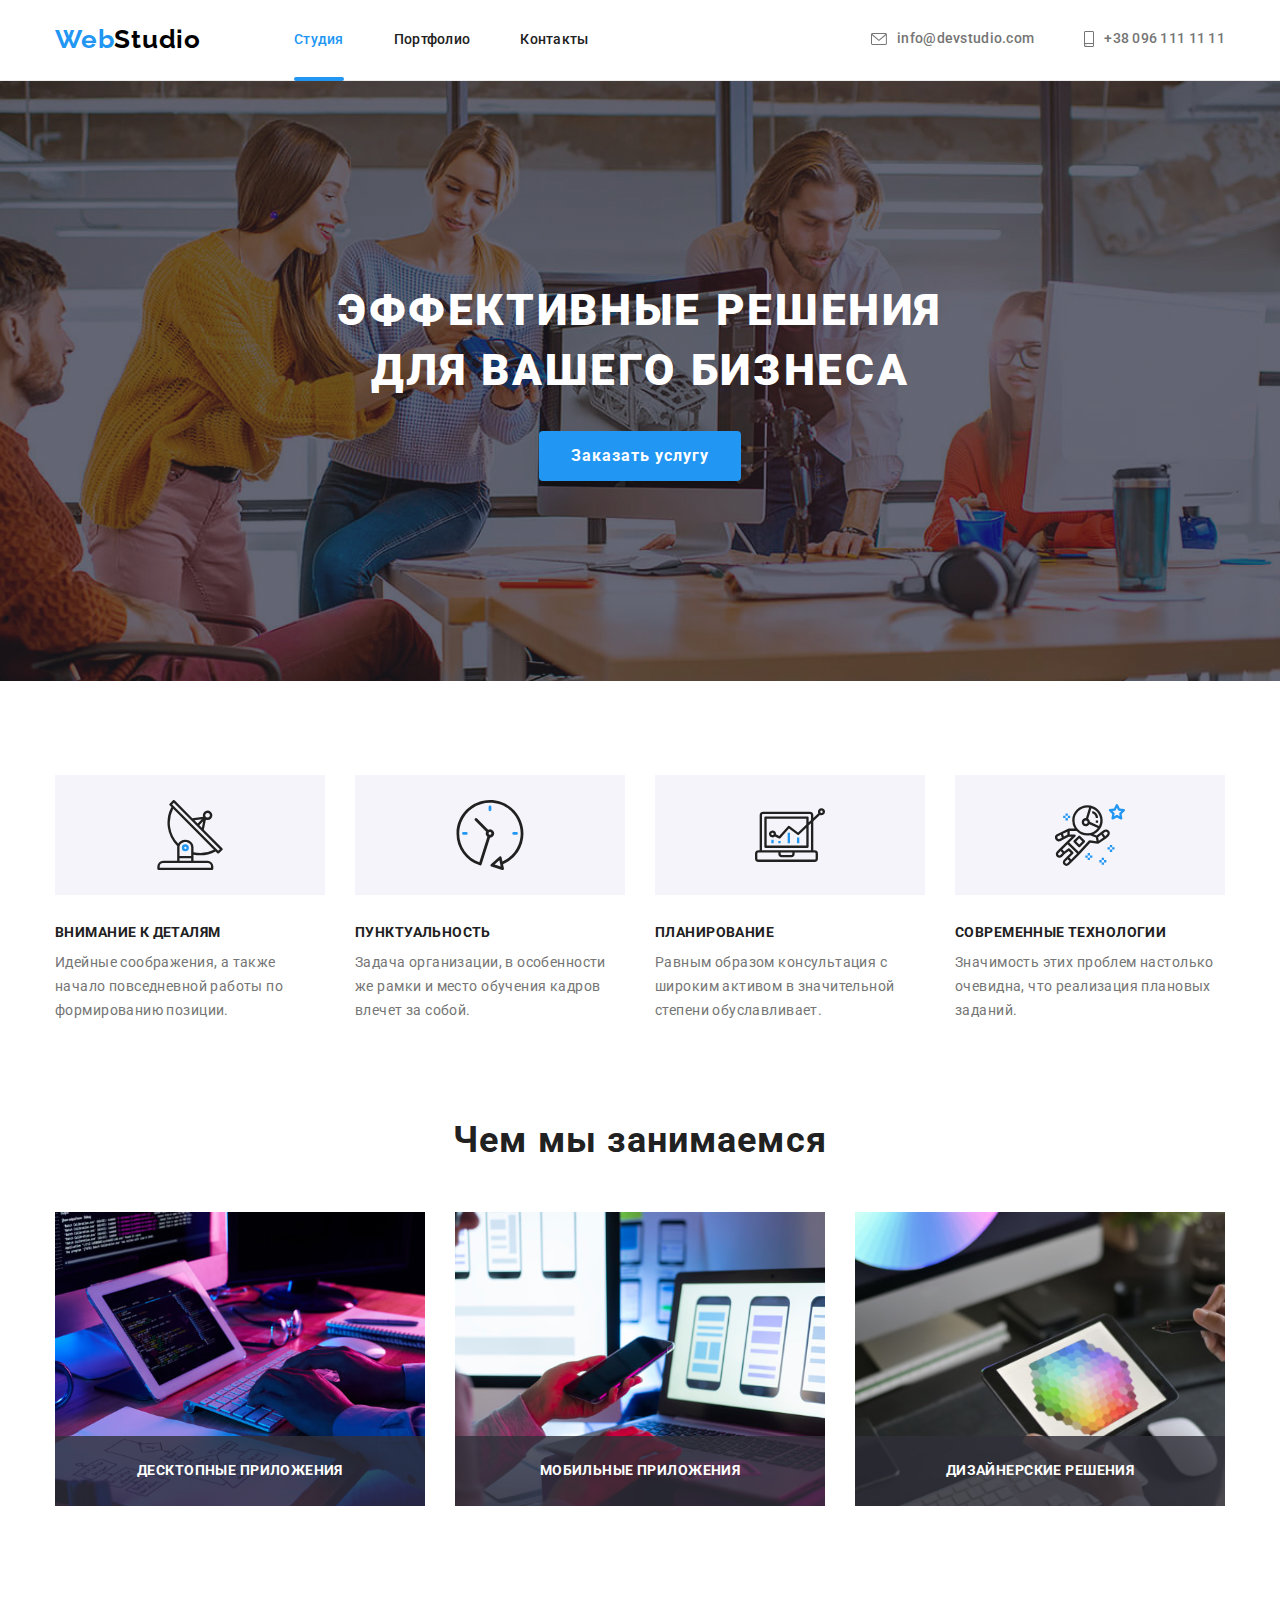
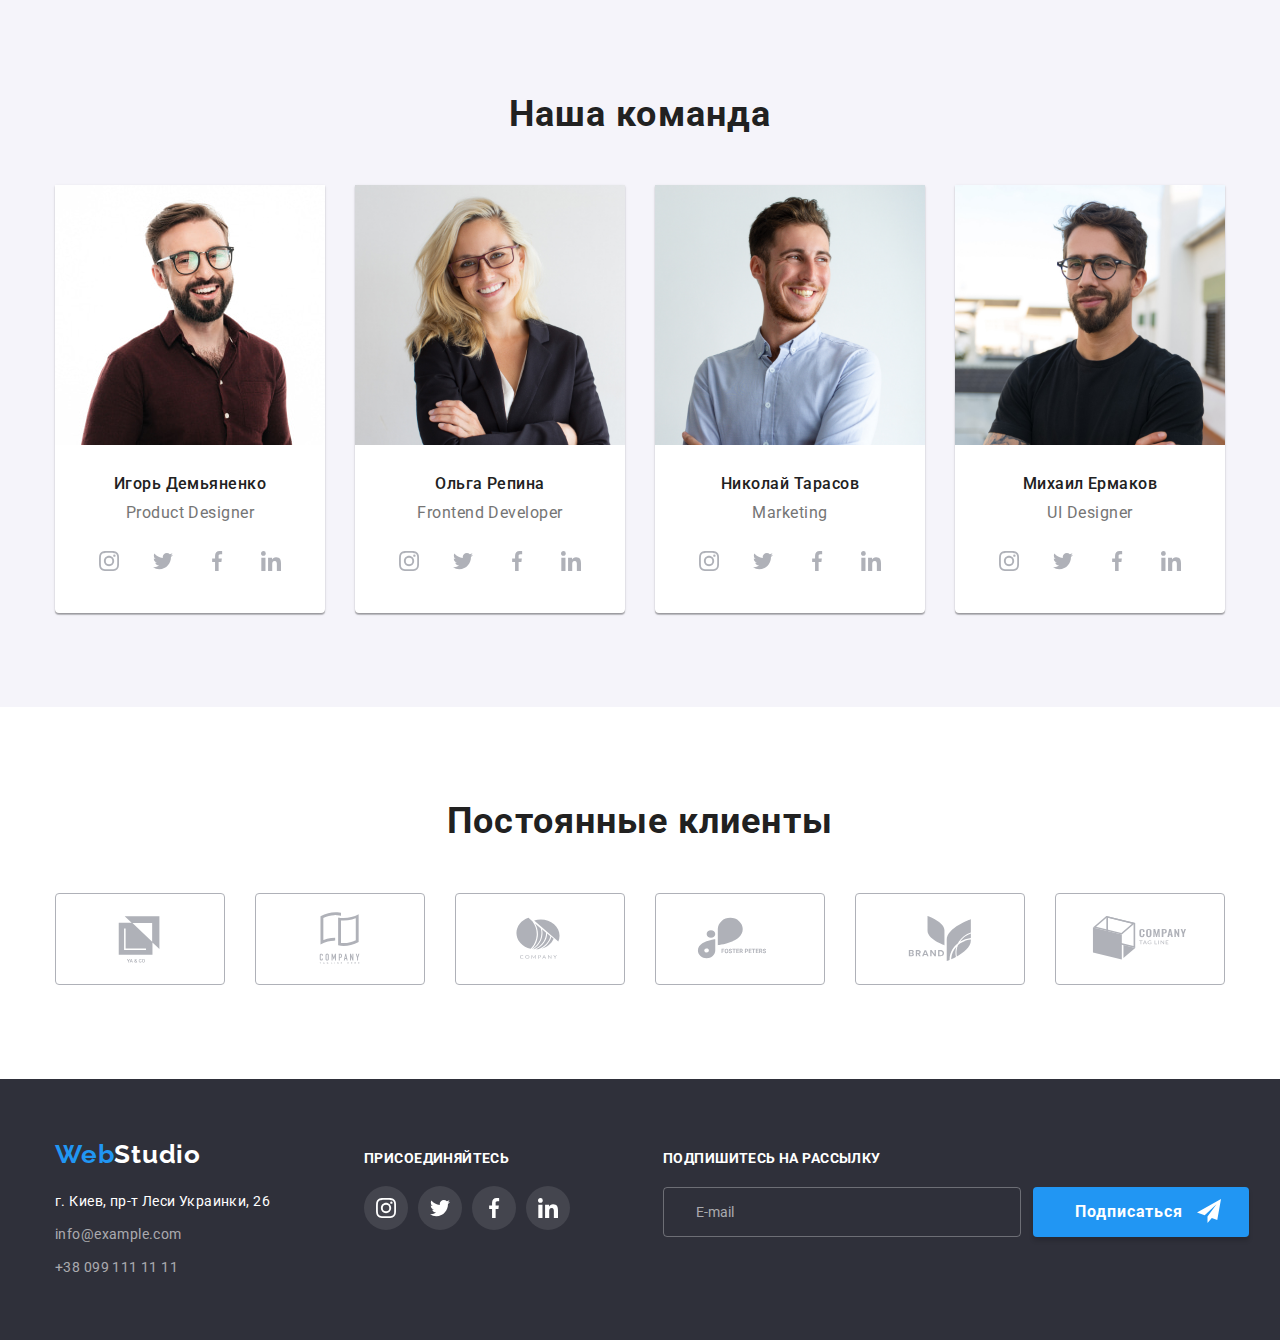
<file: index.html>
<!DOCTYPE html>
<html lang="ru">
  <head>
    <meta charset="UTF-8">
    <meta http-equiv="X-UA-Compatible" content="IE=edge">
    <meta name="viewport" content="width=device-width, initial-scale=1.0">
    <title>WebStudio</title>

   <!--основні стилі-->
   <link rel="preconnect" href="https://fonts.googleapis.com">
   <link rel="preconnect" href="https://fonts.gstatic.com" crossorigin>
   <link href="https://fonts.googleapis.com/css2?family=Raleway:wght@700&family=Roboto:wght@400;500;700;900&display=swap"
    rel="stylesheet">

    <!--нормалізація стилів-->
   <link rel="stylesheet" href="https://cdn.jsdelivr.net/npm/modern-normalize@1.1.0/modern-normalize.min.css">
  
    <!--кастомні стилі-->
    <link href="./css/styles.css" rel="stylesheet">
</head>
<body>
    <!--ШАПКА САЙТУ HEADER-->
    <header class="header">
      <div class="container header-container">
          <a href="/" class="logo">
             Web<span class="logo-primary">Studio</span>
         </a>
          <nav class="nav">
             <ul class="nav-list list">
                  <li class="nav-item"><a class="nav-item-studio current link" href="./index.html">Студия</a></li>
                  <li class="nav-item"><a class="nav-item-portfolio link" href="./portfolio.html">Портфолио</a></li>
                  <li class="nav-item"><a class="nav-item-contact link" href="#contact">Контакты</a></li>
             </ul>
          </nav>
          <ul class="header-list list">
             <li class="header-item">
                  <a class="header-item-contact link" href="mailto:info@devstudio.com">
                      <svg class="icon-mailo" width="16" height="12">
                     <use href="./images/icon-mailo.svg#icon-envelope"></use>
                 </svg>
                    info@devstudio.com</a>
             </li>
             <li class="header-item header-link">
                  <a class="header-item-contact link" href="tel:+380961111111">
                         <svg class="icon-phone" width="10" height="16">
                     <use href="./images/icon-mailo.svg#icon-smartphone"></use>
                 </svg>
                    +38 096 111 11 11</a>
            </li>
          </ul>
     </div>
    </header>
    <main>
        <!--Cекція Hero-->
      <section class="hero">
            <div class="container container-hero">
              <h1 class="hero-title">
                  Эффективные решения для вашего бизнеса
              </h1>
              <!--модальне вікно-->
             <button class="hero-button" type="button" data-modal-open>Заказать услугу</button>
          </div>
           <div class="backdrop is-hidden" data-modal>
          <div class="modal">
              <button class="modal-close-btn" type="button" data-modal-close>
                <svg width="20" height="20">
                    <use href="./images/close-icon.svg#icon-close"></use>
                </svg>
              </button>

               <p class="modal-title">
                Оставьте свои данные, мы вам перезвоним
              </p>
              <form class="modal-form">
                <div>
                  <label for="user-name"><span class="label-form"> Имя</span></label>
                  <div class="input-wrap">
                    <input type="text" class="form-input" 
                      name="user-name" id="user-name" placeholder=""/>
                    <svg class="icon-input icon-person-black" width="18px" height="18px">
                      <use href="./images/icons.svg#icon-person-black"></use>
                    </svg>
                  </div>
                  <label for="user-tel"><span class="label-form"> Телефон</span></label>
                  <div class="input-wrap">
                    <input type="text" class="form-input"
                      name="user-tel" id="user-tel" minlength="10" placeholder=""/>
                    <svg class="icon-input icon-phone-black" width="18px" height="18px">
                      <use href="./images/icons.svg#icon-phone-black" ></use>
                    </svg>
                  </div>
                  <label for="user-mail"><span class="label-form"> Почта</span></label>
                  <div class="input-wrap">
                    <input type="text" class="form-input"
                      name="user-mail" id="user-mail" placeholder=""/>
                    <svg class="icon-input icon-email-black" width="18px" height="18px">
                      <use href="./images/icons.svg#icon-email-black"></use>
                    </svg>
                  </div>
                  <label for="coments"><span class="label-form"> Комментарий</span></label>
                  <textarea
                    name="coments" id="coments" class="form-input coment" placeholder="Введіть текст"></textarea>
                  <input type="checkbox" class="check-input visually-hidden" 
                    name="acept" value="true" id="acept" placeholder=""/>
                  <label for="acept" class="acept-text">Соглашаюсь с рассылкой и принимаю <a class="acept-contract" href="#">Условия договора</a></label>
                  <button type="submit" class="form-button">
                    Отправить
                  </button>
                </div>
              </form>

          </div>
      </div>
      </section>
     
       <!--Особливості-->
      <section class="about section-about ">
          <div class="container">
              <h1 class="visually-hidden">нашы качества</h1>
             <ul class="about-list list">
                <li class="about-item">
                    <div class="about-icon">
                       
                         <svg class="about-icon-social" width="70" height="70">
                             <use href="./images/text-icon.svg#icon-antenna"></use>
                         </svg>
                       
                    </div>
                    <h3 class="subtitle">Внимание к деталям</h3>
                    <p class="about-text">Идейные соображения, а также начало повседневной работы по формированию позиции.</p>
                </li>
                <li class="about-item">
                     <div class="about-icon">
                       
                         <svg class="about-icon-social" width="70" height="70">
                             <use href="./images/text-icon.svg#icon-clock"></use>
                         </svg>
                        
                    </div>
                    <h3 class="subtitle">Пунктуальность</h3>
                    <p class="about-text">Задача организации, в особенности же рамки и место обучения кадров влечет за собой.</p>
                </li>
                <li class="about-item">
                     <div class="about-icon">
                        
                         <svg class="about-icon-social" width="70" height="70">
                             <use href="./images/text-icon.svg#icon-diagram"></use>
                         </svg>
                        
                    </div>
                    <h3 class="subtitle">Планирование</h3>
                    <p class="about-text">Равным образом консультация с широким активом в значительной степени обуславливает.</p>
                </li>
                <li class="about-item">
                     <div class="about-icon">
                        
                         <svg class="about-icon-social" width="70" height="70">
                             <use href="./images/text-icon.svg#icon-astronaut"></use>
                         </svg>
                       
                    </div>
                    <h3 class="subtitle">Современные технологии</h3>
                    <p class="about-text">Значимость этих проблем настолько очевидна, что реализация плановых заданий.</p>
                </li>
             </ul>
         </div>
      </section>
      <!--Чим ми займаємся-->
      <section class="foto section">
      <div class="container">
          <h2 class="title">Чем мы занимаемся</h2>
          <ul class="foto-list list">
              <li class="foto-item">
                  <img src="./images/portfolio.img/img1.jpg" alt="фото-1" width="370">
                    <div class="foto-position">
                         <h3 class="foto-title">
                             Десктопные приложения
                         </h3>
                   </div>
              </li>
              <li class="foto-item">
                  <img src="./images/portfolio.img/img2.jpg" alt="фото-2" width="370">
                  <div class="foto-position">
                         <h3 class="foto-title">
                             Мобильные приложения
                         </h3>
                   </div>
             </li>
              <li class="foto-item">
                  <img src="./images/portfolio.img/img3.jpg" alt="фото-3" width="370">
                  <div class="foto-position">
                         <h3 class="foto-title">
                             Дизайнерские решения
                         </h3>
                   </div>
            </li>
          </ul>
      </div>
      </section>
      <!--Наша команда-->
      <section class="team section">
     <div class="container">
          <h2 class="title">Наша команда</h2>
          <ul class="team-list list">
              <li class="team-item">
                    <img src="./images/ourteam/img1.jpg" alt="ИгорьДемьяненко" width="270">
                    <div class="team-card">
                        <h3 class="team-name">Игорь Демьяненко</h3>
                        <p class="team-text">Product Designer</p>

                        <!--іконки соцмереж-->
                         <ul class="team-icon-list">

                             <li class="team-icon-item">
                                    <a class="team-icon-link" href="">
                                        <svg class="team-icon-social" width="20" height="20">
                                            <use href="./images/socialicon.svg#icon-instagram"></use>
                                        </svg>
                                    </a>
                             </li>

                              <li class="team-icon-item">
                                    <a class="team-icon-link" href="">
                                        <svg class="team-icon-social" width="20" height="20">
                                            <use href="./images/socialicon.svg#icon-twitter"></use>
                                        </svg>
                                    </a>
                             </li>

                              <li class="team-icon-item">
                                    <a class="team-icon-link" href="">
                                        <svg class="team-icon-social" width="20" height="20">
                                            <use href="./images/socialicon.svg#icon-facebook"></use>
                                        </svg>
                                    </a>
                             </li>

                              <li class="team-icon-item">
                                    <a class="team-icon-link" href="">
                                        <svg class="team-icon-social" width="20" height="20">
                                            <use href="./images/socialicon.svg#icon-linkedin"></use>
                                        </svg>
                                    </a>
                             </li>
                        </ul>

                         </div>
             </li>
              <li class="team-item">
                   <img src="./images/ourteam/img2.jpg" alt="ОльгаРепина" width="270">
                  <div class="team-card">
                      <h3 class="team-name">Ольга Репина</h3>
                    <p class="team-text">Frontend Developer</p>

 <!--іконки соцмереж-->
                         <ul class="team-icon-list">

                             <li class="team-icon-item">
                                    <a class="team-icon-link" href="">
                                        <svg class="team-icon-social" width="20" height="20">
                                            <use href="./images/socialicon.svg#icon-instagram"></use>
                                        </svg>
                                    </a>
                             </li>

                              <li class="team-icon-item">
                                    <a class="team-icon-link" href="">
                                        <svg class="team-icon-social" width="20" height="20">
                                            <use href="./images/socialicon.svg#icon-twitter"></use>
                                        </svg>
                                    </a>
                             </li>

                              <li class="team-icon-item">
                                    <a class="team-icon-link" href="">
                                        <svg class="team-icon-social" width="20" height="20">
                                            <use href="./images/socialicon.svg#icon-facebook"></use>
                                        </svg>
                                    </a>
                             </li>

                              <li class="team-icon-item">
                                    <a class="team-icon-link" href="">
                                        <svg class="team-icon-social" width="20" height="20">
                                            <use href="./images/socialicon.svg#icon-linkedin"></use>
                                        </svg>
                                    </a>
                             </li>
                        </ul>
                  </div>
             </li>
              <li class="team-item"> 
                  <img src="./images/ourteam/img3.jpg" alt="НиколайТарасов" width="270" >
                  <div class="team-card">
                      <h3 class="team-name">Николай Тарасов</h3>
                     <p class="team-text">Marketing</p>

                        <!--іконки соцмереж-->
                         <ul class="team-icon-list">

                             <li class="team-icon-item">
                                    <a class="team-icon-link" href="">
                                        <svg class="team-icon-social" width="20" height="20">
                                            <use href="./images/socialicon.svg#icon-instagram"></use>
                                        </svg>
                                    </a>
                             </li>

                              <li class="team-icon-item">
                                    <a class="team-icon-link" href="">
                                        <svg class="team-icon-social" width="20" height="20">
                                            <use href="./images/socialicon.svg#icon-twitter"></use>
                                        </svg>
                                    </a>
                             </li>

                              <li class="team-icon-item">
                                    <a class="team-icon-link" href="">
                                        <svg class="team-icon-social" width="20" height="20">
                                            <use href="./images/socialicon.svg#icon-facebook"></use>
                                        </svg>
                                    </a>
                             </li>

                              <li class="team-icon-item">
                                    <a class="team-icon-link" href="">
                                        <svg class="team-icon-social" width="20" height="20">
                                            <use href="./images/socialicon.svg#icon-linkedin"></use>
                                        </svg>
                                    </a>
                             </li>
                        </ul>

                  </div>
                </li>
              <li class="team-item"> 
                  <img src="./images/ourteam/img4.jpg" alt="МихаилЕрмаков" width="270">
                  <div class="team-card">
                      <h3 class="team-name">Михаил Ермаков</h3>
                     <p class="team-text">UI Designer</p>

                     <!--іконки соцмереж-->
                       <ul class="team-icon-list">

                             <li class="team-icon-item">
                                    <a class="team-icon-link" href="">
                                        <svg class="team-icon-social" width="20" height="20">
                                            <use href="./images/socialicon.svg#icon-instagram"></use>
                                        </svg>
                                    </a>
                             </li>

                              <li class="team-icon-item">
                                    <a class="team-icon-link" href="">
                                        <svg class="team-icon-social" width="20" height="20">
                                            <use href="./images/socialicon.svg#icon-twitter"></use>
                                        </svg>
                                    </a>
                             </li>

                              <li class="team-icon-item">
                                    <a class="team-icon-link" href="">
                                        <svg class="team-icon-social" width="20" height="20">
                                            <use href="./images/socialicon.svg#icon-facebook"></use>
                                        </svg>
                                    </a>
                             </li>

                              <li class="team-icon-item">
                                    <a class="team-icon-link" href="">
                                        <svg class="team-icon-social" width="20" height="20">
                                            <use href="./images/socialicon.svg#icon-linkedin"></use>
                                        </svg>
                                    </a>
                             </li>
                        </ul>

                  </div>
              </li>
          </ul>
     </div>
      </section>
      <!--Постійні клієнти-->
      <section class="client section">
        <div class="container">
            <h2 class="title">Постоянные клиенты</h2>
            
            <ul class="client-list list">
                <li class="client-item"><a class="client-link link" href="">
                 <svg class="client-icon" width="106" height="60">
                     <use href="./images/icon.svg#icon-Logo"></use>
                 </svg>
                </a></li>
                <li class="client-item"><a class="client-link link" href="">
                    <svg class="client-icon" width="106" height="60">
                        <use href="./images/icon.svg#icon-Logo1"></use>
                    </svg>
                </a></li>
                <li class="client-item">
                    <a class="client-link link" href="">
                        <svg class="client-icon" width="106" height="60">
                            <use href="./images/icon.svg#icon-Logo2"></use>
                        </svg>
                    </a>
               </li>
                <li class="client-item"><a class="client-link link" href="">
                    <svg class="client-icon" width="106" height="60">
                        <use href="./images/icon.svg#icon-Logo3"></use>
                    </svg>
                </a></li>
                <li class="client-item"><a class="client-link link" href="">
                    <svg class="client-icon" width="106" height="60">
                        <use href="./images/icon.svg#icon-Logo4"></use>
                    </svg>
                </a></li>
                <li class="client-item"><a class="client-link link" href="">
                    <svg class="client-icon" width="106" height="60">
                        <use href="./images/icon.svg#icon-Logo5"></use>
                    </svg>
                </a></li>
            </ul>

        </div>
      </section>
    </main>
    <!--footer-->
    <footer class="footer">
        <div class="container footer-txt">
            <div class="footer-container">
                <a href="./index.html" class="logo">
                    Web<span class="logo-secondary">Studio</span>
                </a>
                <address class="address">
                    <ul class="footer-address-list list">
                                <li class="footer-address"><a class="footer-address-link link footer-address" href="https://www.google.com/maps/place/%D0%B1%D1%83%D0%BB%D1%8C%D0%B2%D0%B0%D1%80+%D0%9B%D0%B5%D1%81%D1%96+%D0%A3%D0%BA%D1%80%D0%B0%D1%97%D0%BD%D0%BA%D0%B8,+26,+%D0%9A%D0%B8%D1%97%D0%B2,+02000/@50.4265807,30.5383858,17z/data=!3m1!4b1!4m5!3m4!1s0x40d4cf0e033ecbe9:0x57a4dffefec77da0!8m2!3d50.4265807!4d30.5383858">г. Киев, пр-т Леси Украинки, 26</a></li>
                                <li class="footer-contact"><a class="footer-contact-link footer-contact link" href="mailto:info@example.com">info@example.com</a></li>
                                <li class="footer-contact"><a class="footer-contact-link link footer-contact" href="tel:+380991111111">+38 099 111 11 11</a></li>
                            </ul>
                        </address> 
             </div>
          <div class="footer-section">
               <p class="footer-header">ПРИСОЕДИНЯЙТЕСЬ</p>
              <ul class="footer-list list">
                 <li class="footer-item">
                     <a class="footer-icons" href="">
                         <svg class="icon-social" width="20" height="20">
                             <use href="./images/socialicon.svg#icon-instagram"></use>
                         </svg>
                     </a>
                 </li>
                 <li class="footer-item">
                     <a class="footer-icons" href="">
                         <svg class="icon-social" width="20" height="20">
                             <use href="./images/socialicon.svg#icon-twitter"></use>
                         </svg>
                     </a>
                 </li>
                 <li class="footer-item">
                     <a class="footer-icons" href="">
                         <svg class="icon-social" width="20" height="20">
                             <use href="./images/socialicon.svg#icon-facebook"></use>
                         </svg>
                     </a>
                 </li>
                 <li class="footer-item">
                     <a class="footer-icons" href="">
                         <svg class="icon-social" width="20" height="20">
                             <use href="./images/socialicon.svg#icon-linkedin"></use>
                         </svg>
                     </a>
                 </li>
             </ul>
          </div>
          <div class="register-block">
             <p class="footer-title">Подпишитесь на рассылку</p>
              <div class="mail-wrap">
                <input type="text" class="mail-form" name="mail" id="mail" placeholder="E-mail">
                <button type="submit" class="main-button footer-button">
                  Подписаться
                </button>
                 <svg class="icon-send" width="24" height="24px">
                  <use href="./images/icons.svg#icon-send"></use>
                </svg>
             </div>
          </div>
        </div>
    </footer>
<!--для модального вікна-->
<script src="./js/modal.js"></script>
</body>
</html>
</file>
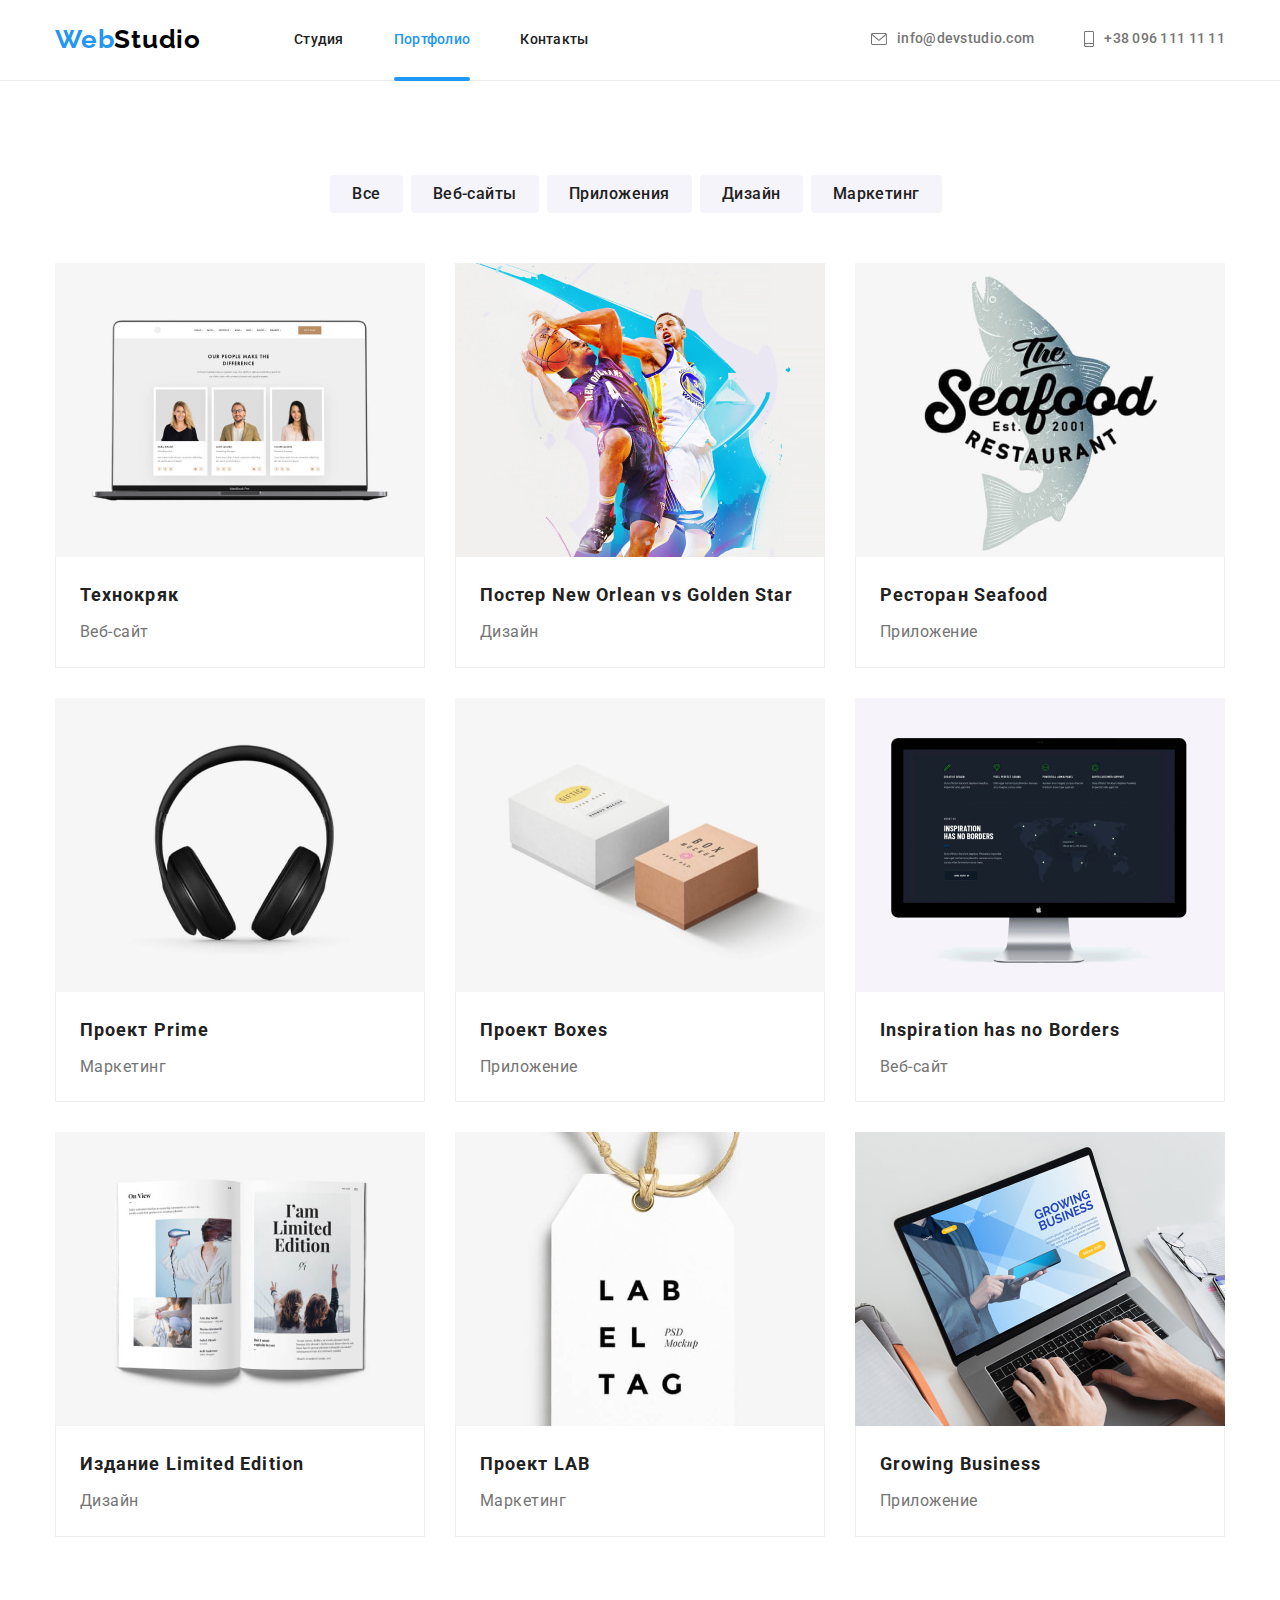
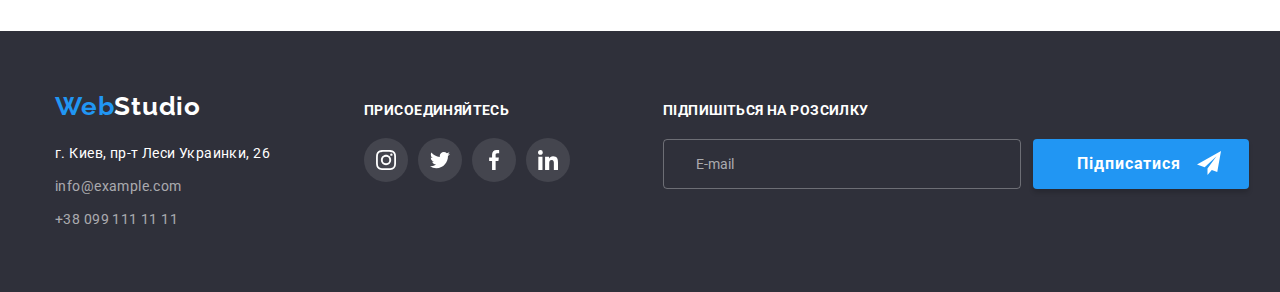
<file: portfolio.html>
<!DOCTYPE html>
<html lang="ru">
<head>
    <meta charset="UTF-8">
    <meta http-equiv="X-UA-Compatible" content="IE=edge">
    <meta name="viewport" content="width=device-width, initial-scale=1.0">
    <title>Portfolio</title>

   <!--основні стилі-->
<link rel="preconnect" href="https://fonts.googleapis.com">
<link rel="preconnect" href="https://fonts.gstatic.com" crossorigin>
<link href="https://fonts.googleapis.com/css2?family=Raleway:wght@700&family=Roboto:wght@400;500;700;900&display=swap"
    rel="stylesheet">

    <!--нормалізація стилів-->
    <link rel="stylesheet" href="https://cdn.jsdelivr.net/npm/modern-normalize@1.1.0/modern-normalize.min.css">
   
    <!--кастомні стилі-->
    <link href="./css/styles.css" rel="stylesheet">
</head>
<body>
    <!--навігація-->
        <header class="header">
            <div class="container header-container">
                <a href="/" class="logo">
                    Web<span class="logo-primary">Studio</span>
                </a>
                <nav class="nav">
                    
                        <ul class="nav-list list">
                            <li class="nav-item"><a class="nav-item-studio link" href="./index.html">Студия</a></li>
                            <li class="nav-item"><a class="nav-item-portfolio current link" href="./portfolio.html">Портфолио</a></li>
                            <li class="nav-item"><a class="nav-item-contact link" href="#contact">Контакты</a></li>
                        </ul>
                 </nav>
                  <ul class="header-list list">
                    <li class="header-item"><a class="header-item-contact link" href="mailto:info@devstudio.com">
                         <svg class="icon-mailo" width="16" height="12">
                     <use href="./images/icon-mailo.svg#icon-envelope"></use>
                 </svg>
                        info@devstudio.com</a></li>
                    <li class="header-item header-link"><a class="header-item-contact link" href="tel:+380961111111">
                        <svg class="icon-mailo" width="10" height="16">
                     <use href="./images/icon-mailo.svg#icon-smartphone"></use>
                 </svg>
                        +38 096 111 11 11</a>
                    </li>
                  </ul>
           </div>
        </header>
            <main>
                <!--портфоліо-->
        <section class="portfolio section">
            <div class="container">
                <h2 class="visually-hidden">портфолио</h2>
                    
                            <ul class="portfolio-list list">
                                <li class="portfolio-item"><button class="portfolio-btn">Все</button></li>
                                <li class="portfolio-item"><button class="portfolio-btn">Веб-сайты</button></li>
                                <li class="portfolio-item"><button class="portfolio-btn">Приложения</button></li>
                                <li class="portfolio-item"><button class="portfolio-btn">Дизайн</button></li>
                                <li class="portfolio-item"><button class="portfolio-btn">Маркетинг</button></li>
                            </ul>
            </div>
         <div class="container">
            <ul class="portfolio-list-foto list">
                      <li class="portfolio-item-foto">
                           <a href="" class="portfolio-link link">
                                 <div class="portfolio-card">
                                    <img src="./images/portfolio.img/web.jpg" alt="фото с   веб-сайтом" width="370">
                                 <div class="portfolio-overlay">
                                       <p class="portfolio-desc">
                                          Ресурс предлагает комплексные предложения с разным уровнем функционала и сервисов. Все это позволит посетителю получить исчерпывающие сведения о компании или частном лице.
                                      </p>
                                 </div> 
                                 </div>
                                  <div class="prf-box">
                                      <p class="portfolio-text-title">Технокряк</p>
                                      <p class="portfolio-text">Веб-сайт</p>
                                 </div>
                            </a>
                        </li>
                        <li class="portfolio-item-foto">
                            <a href="" class="portfolio-link link">
                                 <div class="portfolio-card">
                                     <img src="./images/portfolio.img/poster.jpg" alt="фото с постером" width="370">
                                 <div class="portfolio-overlay">
                                     <p class="portfolio-desc">
                                             Ресурс предлагает комплексные предложения с разным уровнем функционала и сервисов. Все это позволит посетителю получить исчерпывающие сведения о компании или частном лице.
                                     </p>
                                </div>
                                </div>
                                <div class="prf-box">
                                    <p class="portfolio-text-title">Постер New Orlean vs Golden Star</p>
                                    <p class="portfolio-text">Дизайн</p>
                                </div>
                            </a>
                        </li>
                        <li class="portfolio-item-foto">
                            <a href="" class="portfolio-link link">
                                <div class="portfolio-card">
                                    <img src="./images/portfolio.img/emblema.jpg" alt="фото с логотипом ресторана" width="370">                               
                                <div class="portfolio-overlay">
                                      <p class="portfolio-desc">
                                            Ресурс предлагает комплексные предложения с разным уровнем функционала и сервисов. Все это позволит посетителю получить исчерпывающие сведения о компании или частном лице.
                                     </p>
                                </div>
                                </div>
                                <div class="prf-box">
                                    <p class="portfolio-text-title">Ресторан Seafood</p>
                                    <p class="portfolio-text">Приложение</p>
                                </div>                             
                            </a>
                        </li>

                        <li class="portfolio-item-foto">
                            <a href="" class="portfolio-link link">
                                <div class="portfolio-card">
                                    <img src="./images/portfolio.img/headphone.jpg" alt="фото с наушниками" width="370">                          
                                <div class="portfolio-overlay">
                                        <p class="portfolio-desc">
                                            Ресурс предлагает комплексные предложения с разным уровнем функционала и сервисов. Все это позволит посетителю получить исчерпывающие сведения о компании или частном лице.
                                        </p>
                                </div>
                                </div>
                                 <div class="prf-box">
                                    <p class="portfolio-text-title">Проект Prime</p>
                                    <p class="portfolio-text">Маркетинг</p>
                                </div>                               
                            </a>                             
                        </li>
                        <li class="portfolio-item-foto">
                            <a href="" class="portfolio-link link">
                                <div class="portfolio-card">
                                   <img src="./images/portfolio.img/box.jpg" alt="фото с коробками" width="370">                     
                                <div class="portfolio-overlay">
                                     <p class="portfolio-desc">
                                            Ресурс предлагает комплексные предложения с разным уровнем функционала и сервисов. Все это позволит посетителю получить исчерпывающие сведения о компании или частном лице.
                                    </p>
                                </div>
                                </div>
                                <div class="prf-box">
                                    <p class="portfolio-text-title">Проект Boxes</p>
                                    <p class="portfolio-text">Приложение</p>
                               </div>                             
                            </a>                          
                        </li>
                        <li class="portfolio-item-foto">
                            <a href="" class="portfolio-link link">
                                <div class="portfolio-card">
                                     <img src="./images/portfolio.img/monitor.jpg" alt="фото с монитором"  width="370">             
                                <div class="portfolio-overlay">
                                     <p class="portfolio-desc">
                                            Ресурс предлагает комплексные предложения с разным уровнем функционала и сервисов. Все это позволит посетителю получить исчерпывающие сведения о компании или частном лице.
                                     </p>
                               </div>
                               </div>
                               <div class="prf-box">
                                    <p class="portfolio-text-title">Inspiration has no Borders</p>
                                    <p class="portfolio-text">Веб-сайт</p>
                               </div>
                            </a>                           
                        </li>
                        <li class="portfolio-item-foto">
                            <a href="" class="portfolio-link link">
                                <div class="portfolio-card">
                                     <img src="./images/portfolio.img/book.jpg" alt="фото с книгой"  width="370">                              
                                <div class="portfolio-overlay">
                                    <p class="portfolio-desc">
                                            Ресурс предлагает комплексные предложения с разным уровнем функционала и сервисов. Все это позволит посетителю получить исчерпывающие сведения о компании или частном лице.
                                    </p>
                                </div> 
                                </div>
                                 <div class="prf-box">
                                    <p class="portfolio-text-title">Издание Limited Edition</p>
                                    <p class="portfolio-text">Дизайн</p>
                                </div>                    
                            </a>                
                        </li>
                        <li class="portfolio-item-foto">
                            <a href="" class="portfolio-link link">
                                <div class="portfolio-card">
                                    <img src="./images/portfolio.img/birka.jpg" alt="фото с биркой"  width="370">                               
                                <div class="portfolio-overlay">
                                     <p class="portfolio-desc">
                                         Ресурс предлагает комплексные предложения с разным уровнем функционала и сервисов. Все это позволит посетителю получить исчерпывающие сведения о компании или частном лице.
                                     </p>
                                </div>
                                </div>
                                <div class="prf-box">
                                    <p class="portfolio-text-title">Проект LAB</p>
                                    <p class="portfolio-text">Маркетинг</p>
                                </div>
                            </a>                            
                        </li>                       
                        <li class="portfolio-item-foto">
                            <a href="" class="portfolio-link link">
                                <div class="portfolio-card">
                                     <img src="./images/portfolio.img/application.jpg" alt="фото приложения"  width="370">                              
                                <div class="portfolio-overlay">
                                        <p class="portfolio-desc">
                                            Ресурс предлагает комплексные предложения с разным уровнем функционала и сервисов. Все это позволит посетителю получить исчерпывающие сведения о компании или частном лице.
                                        </p>
                                </div>
                                </div>
                                <div class="prf-box">
                                    <p class="portfolio-text-title">Growing Business</p>
                                    <p class="portfolio-text">Приложение</p>
                                </div>        
                            </a>  
                        </li>  
            </ul>        
        </div>
        </section>
            </main>
            <!--footer-->
    <footer class="footer">
        <div class="container footer-txt">
            <div class="footer-container">
                <a href="./index.html" class="logo">
                    Web<span class="logo-secondary">Studio</span>
                </a>
                <address class="address">
                    <ul class="footer-addres-list list">
                                <li class="footer-address"><a class="footer-address-link link" href=""></a>г. Киев, пр-т Леси Украинки, 26</li>
                                <li class="footer-contact"><a class="footer-contact-link link" href="mailto:info@example.com"></a>info@example.com</li>
                                <li class="footer-contact"><a class="footer-contact-link link" href="tel:+380991111111"></a>+38 099 111 11 11</li>
                            </ul>
                        </address> 
             </div>
          <div class="footer-section">
               <h3 class="footer-header">ПРИСОЕДИНЯЙТЕСЬ</h3>
              <ul class="footer-list list">
                 <li class="footer-item">
                     <a class="footer-icons" href="">
                         <svg class="icon-social" width="20" height="20">
                             <use href="./images/socialicon.svg#icon-instagram"></use>
                         </svg>
                     </a>
                 </li>
                 <li class="footer-item">
                     <a class="footer-icons" href="">
                         <svg class="icon-social" width="20" height="20">
                             <use href="./images/socialicon.svg#icon-twitter"></use>
                         </svg>
                     </a>
                 </li>
                 <li class="footer-item">
                     <a class="footer-icons" href="">
                         <svg class="icon-social" width="20" height="20">
                             <use href="./images/socialicon.svg#icon-facebook"></use>
                         </svg>
                     </a>
                 </li>
                 <li class="footer-item">
                     <a class="footer-icons" href="">
                         <svg class="icon-social" width="20" height="20">
                             <use href="./images/socialicon.svg#icon-linkedin"></use>
                         </svg>
                     </a>
                 </li>
             </ul>
          </div>
           <div class="register-block">
             <p class="footer-title">Підпишіться на розсилку</p>
              <div class="mail-wrap">
                <input type="text" class="mail-form" name="mail" id="mail" placeholder="E-mail">
                <button type="submit" class="main-button footer-button">
                  Підписатися
                </button>
                 <svg class="icon-send" width="24" height="24px">
                  <use href="./images/icons.svg#icon-send"></use>
                </svg>
             </div>
          </div>
        </div>

    </footer>
        
</body>
</html>
</file>
<file: css/styles.css>
:root {
  /*шрифти*/
  --main-font: "Roboto", sans-serif;
  --secondary-font: "Raleway", sans-serif;

  /*колір*/
  --client-border: #afb1b8;
  --portfolio-br-card: #eeeeee;
  --header-br: #ececec;
  --background-colot: #2f303a;
  --main-colot-wight: #ffffff;
  --butter-shadow: #188ce8;
  --butter-portfolio: #f5f4fa;
  --overlay-bgc: rgba(33, 150, 243, 0.9);
  /*тіні*/
  --btn-shdow-close: rgba(0, 0, 0, 0.1);
  --modal-shadow: rgba(0, 0, 0, 0.2);
  --foto-card: rgba(47, 48, 58, 0.8);
  --icon-shadow: rgba(255, 255, 255, 0.1);
  --hero-box-shadow: 0px 4px 4px rgba(0, 0, 0, 0.15);
  --modal-box: 0px 1px 3px rgba(0, 0, 0, 0.12),
    0px 1px 1px rgba(0, 0, 0, 0.14),
    0px 2px 1px rgba(0, 0, 0, 0.2);

  --butter-box-shadow: 0px 3px 1px rgba(0, 0, 0, 0.1),
    0px 1px 2px rgba(0, 0, 0, 0.08), 0px 2px 2px rgba(0, 0, 0, 0.12);

  --team-shadow: 0px 1px 3px rgba(0, 0, 0, 0.12),
    0px 1px 1px rgba(0, 0, 0, 0.14), 0px 2px 1px rgba(0, 0, 0, 0.2);

  --shadow-portfolio-card: 0px 1px 1px rgba(0, 0, 0, 0.12),
    0px 4px 4px rgba(0, 0, 0, 0.06), 1px 4px 6px rgba(0, 0, 0, 0.16);

  /*колір тексту*/

  --footer-txt: rgba(255, 255, 255, 0.6);
  --secondary-txt: #757575;
  --main-txt: #212121;
  --hover-txt: #2196f3;
  --logo: #000000;

  /*час*/
  --timing-function: cubic-bezier(0.4, 0, 0.2, 1);
  --time: 250ms;
}

body {
  font-family: var(--main-font);
  font-size: 14px;
  letter-spacing: 0.03em;
  color: var(--secondary-txt);
  background: var(--main-colot-wight);
}

/*для всіх картинок*/
img {
  display: block;
  max-width: 100%;
  width: auto;
}

/* обнуляю */
h1,
h2,
h3,
h4,
p {
  margin-top: 0;
  margin-bottom: 0;
}

ul {
  padding: 0;
}

.list {
  padding-left: 0;
  margin-top: 0;
  margin-bottom: 0;
  list-style: none;
}

.link {
  text-decoration: none;
}

/*приховою заголовки*/
.visually-hidden {
  position: absolute;
  width: 1px;
  height: 1px;
  margin: -1px;
  border: 0;
  padding: 0;

  white-space: nowrap;
  clip-path: inset(100%);
  clip: rect(0 0 0 0);
  overflow: hidden;
}

/*крапки*/
.nav-list,
.header-list,
.about-list,
.foto-list,
.team-list,
.footer-address-list,
.portfolio-list,
.portfolio-list-foto,
.team-icon-list {
  list-style: none;
}

/*діви*/
.container {
  width: 1200px;
  height: auto;
  padding-left: 15px;
  padding-right: 15px;
  margin-left: auto;
  margin-right: auto;
}

/*відступи між секціями*/
.section {
  padding-top: 94px;
  padding-bottom: 94px;
}

/* header */
.header {
  padding-top: 24px;
  padding-bottom: 25px;
  border-bottom: 1px solid var(--header-br);
}

/*header контакти*/
.header-item-contact {
  font-weight: 500;
  font-size: 14px;
  line-height: 1.14;
  letter-spacing: 0.02em;
  text-decoration: none;
  color: var(--secondary-txt);

  display: flex;
  justify-content: center;
  align-items: center;

  transition-duration: var(--time);
  transition-property: color;
  transition-timing-function: var(--timing-function);
}

.header-link {
  margin-left: 50px;
}

.header-item-contact:hover,
.header-item-contact:focus {
  color: var(--hover-txt);
}

.header-list {
  font-style: normal;
  font-weight: 500;
  font-size: 14px;
  line-height: 1.14;
  letter-spacing: 0.02em;
}

/*іконки хедер*/
.icon-mailo {
  fill: currentColor;
  margin-right: 10px;
}

.icon-phone {
  margin-right: 10px;
  fill: currentColor;
}

/* header flex */
.header-container {
  display: flex;
  align-items: center;
}

.header-list {
  display: flex;
  align-items: center;
  margin-left: auto;
}

.nav-list {
  display: flex;
  align-items: center;

  font-style: normal;
  font-weight: 500;
  font-size: 14px;
  line-height: 1.14;
  letter-spacing: 0.02em;
}

/*ЛОГОТИП*/
.logo {
  font-family: var(--secondary-font);
  font-weight: 700;
  font-size: 26px;
  line-height: 1.19;
  text-decoration: none;

  letter-spacing: 0.03em;
  color: var(--hover-txt);
}

.logo-primary {
  color: var(--logo);
}

.logo-secondary {
  color: var(--main-colot-wight);
}

/* відступи */
.logo {
  margin-right: 93px;
}

/*НАВІГАЦІЯ*/
.nav-item-studio,
.nav-item-portfolio,
.nav-item-contact {

  font-weight: 500;
  font-size: 14px;
  line-height: 16px;
  letter-spacing: 0.02em;
  text-decoration: none;
  color: var(--main-txt);

  transition-duration: var(--time);
  transition-property: color;
  transition-timing-function: var(--timing-function);
}

.nav-item-studio:hover,
.nav-item-studio:focus,
.nav-item-contact:hover,
.nav-item-contact:focus,
.nav-item-portfolio:hover,
.nav-item-portfolio:focus {
  color: var(--hover-txt);
}

.current {
  position: relative;

  color: var(--hover-txt);
}

.current::before {
  content: "";
  position: absolute;
  bottom: 0;
  left: 0;

  transform: translateY(34px);

  width: 100%;
  height: 4px;
  display: inline-block;
  margin-right: 10px;

  background-color: var(--hover-txt);
  border-radius: 2px;
}

/*відступи*/
.nav-item {
  margin-right: 50px;
}

.nav-item:last-child {
  margin: 0;
}

/*СЕКЦІЯ ГЕРОЙ*/
.hero {
  padding-top: 200px;
  padding-bottom: 200px;
  text-align: center;
  align-items: center;
  height: 600px;
  max-width: 1600px;
  margin-left: auto;
  margin-right: auto;

  background-color: var(--background-colot);

  background-image: linear-gradient(to right, rgba(47, 48, 58, 0.4), rgba(47, 48, 58, 0.4)),
    url(../images/hero/Img-hero.jpg);
  background-position: center;
  background-repeat: no-repeat;
  background-size: cover;
}

.hero-title {
  font-weight: 900;
  font-size: 44px;
  line-height: 1.36;
  letter-spacing: 0.06em;
  text-transform: uppercase;
  color: var(--main-colot-wight);

  margin-left: auto;
  margin-right: auto;

  width: 696px;
}

.hero-button {
  background: var(--hover-txt);
  box-shadow: var(--hero-box-shadow);
  border-radius: 4px;
  border: none;
  font-weight: 700;
  font-size: 16px;
  line-height: 1.87;
  text-align: center;
  letter-spacing: 0.06em;
  cursor: pointer;
  color: var(--main-colot-wight);
  margin-top: 30px;
  margin-right: auto;
  margin-left: auto;
  padding: 10px 32px;

  transition-duration: var(--time);
  transition-timing-function: var(--timing-function);
}

.hero-button:hover,
.hero-button:focus {
  background-color: var(--butter-shadow);
}

.subtitle {
  font-weight: 700;
  font-size: 14px;
  line-height: 1.14;
  letter-spacing: 0.03em;
  text-transform: uppercase;

  color: var(--main-txt);

  width: 270px;
  height: 16px;
}

.about-text {
  font-size: 14px;
  line-height: 1.71;
  letter-spacing: 0.03em;

  color: var(--secondary-txt);

  margin-top: 10px;

  width: 270px;
  height: 75px;
}

/*about flex*/
.about-list {
  display: flex;
  align-items: center;
}

/*відступи*/
.about-item {
  margin-right: 30px;
}

.about-item:last-child {
  margin: 0;
}

.section-about {
  padding-top: 94px;
}

/* СЕКЦІЯ ЧИМ МИ ЗАЙМАЄМОСЯ*/
.title {
  font-weight: 700;
  font-size: 36px;
  line-height: 1.16;
  text-align: center;
  letter-spacing: 0.03em;

  color: var(--main-txt);

  margin-bottom: 50px;
}

.foto-title {
  font-style: normal;
  font-weight: 700;
  font-size: 14px;
  line-height: 1.14;
  letter-spacing: 0.03em;
  text-transform: uppercase;
  color: var(--main-colot-wight);
}

.foto-position {
  display: flex;
  align-items: center;
  justify-content: center;
  position: absolute;
  bottom: 0;
  right: 0;
  width: 370px;
  height: 70px;
  background: var(--foto-card)
}

/*відступи*/
.foto-item {
  position: relative;
  margin-right: 30px;
}

/*flex*/
.foto-list {
  display: flex;
  align-items: center;
}

.foto-item:last-child {
  margin: 0;
}

/*іконки*/
.about-icon {
  width: 270px;
  height: 120px;
  background: var(--butter-portfolio);
  margin-bottom: 30px;
  display: flex;
  justify-content: center;
  align-items: center;
}

/*СЕКЦІЯ НАША КОМАНДА*/
.team {
  background-color: var(--butter-portfolio);
}

.team-name {
  font-weight: 500;
  font-size: 16px;
  line-height: 1.18;

  text-align: center;
  letter-spacing: 0.03em;

  color: var(--main-txt);
}

.team-text {
  font-weight: normal;
  font-size: 16px;
  line-height: 1.18;

  text-align: center;
  letter-spacing: 0.03em;

  color: var(--secondary-txt);


  margin-top: 10px;
}

.team-item {
  box-shadow: var(--team-shadow);
  background-color: var(--main-colot-wight);
  border-radius: 0px 0px 4px 4px;

  width: 270px;
}

/*flex*/
.team-list {
  display: flex;
  align-items: center;
}

/*відступи*/
.team-item {
  margin-right: 30px;
}

/*іконки соцмереж*/
.team-icon-list {
  display: flex;
  margin-top: 16px;
}

.team-card {
  padding-left: 32px;
  padding-right: 32px;
  padding-top: 30px;
  padding-bottom: 30px;
}

.team-icon-item {
  margin-right: 10px;
}

.team-icon-item:last-child {
  margin: 0;
}

.team-icon-link {
  display: flex;
  justify-content: center;
  align-items: center;
  padding: 0;
  border: none;
  width: 44px;
  height: 44px;
  fill: var(--client-border);
  background: var(--main-colot-wight);
  border-radius: 50%;

  transition-duration: var(--time);
  transition-property: fill, background-color;
  transition-timing-function: var(--timing-function);
}

.team-icon-link:hover,
.team-icon-link:focus {
  background: var(--hover-txt);
  fill: var(--main-colot-wight);
  border-radius: 50%;
}

/*ПОРТФОЛІО*/
.portfolio-btn {
  font-weight: 500;
  font-size: 16px;
  line-height: 1.62;
  text-align: center;
  letter-spacing: 0.03em;
  color: var(--main-txt);
  background: var(--butter-portfolio);

  border-radius: 4px;
  cursor: pointer;
  border: 0;

  padding: 6px 22px;

  transition-duration: var(--time);
  transition-property: color, background-color, box-shadow;
  transition-timing-function: var(--timing-function);
}

.portfolio-btn:hover,
.portfolio-btn:focus {
  background: var(--hover-txt);

  box-shadow: var(--butter-box-shadow);
  color: var(--main-colot-wight);
}

.portfolio-text-title {
  font-weight: 700;
  font-size: 18px;
  line-height: 2;
  letter-spacing: 0.06em;
  color: var(--main-txt);
}


.portfolio-text {
  font-weight: normal;
  font-size: 16px;
  line-height: 1.86;

  letter-spacing: 0.03em;

  color: var(--secondary-txt);

  margin-top: 4px;
}

/*flex*/
.portfolio-list {
  display: flex;
  justify-content: center;

  margin-bottom: 50px;
}

.portfolio-list-foto {
  display: flex;
  flex-wrap: wrap;
  align-items: center;
  justify-content: center;

  margin-left: -30px;
  margin-top: -30px;
}

.portfolio-link {
  position: relative;
  overflow: hidden;
  text-decoration: none;
  display: block;
  transition-duration: var(--time);
  transition-property: box-shadow;
  transition-timing-function: var(--timing-function);
}

.portfolio-card {
  position: relative;
  overflow: hidden;
}

.portfolio-overlay {
  position: absolute;
  top: 0;
  left: 0;

  width: 100%;
  height: 100%;

  transform: translateY(100%);

  display: flex;
  align-items: center;
  justify-content: center;
  padding: 63px 24px;
  background-color: var(--overlay-bgc);

  transition-property: color, var(--timing-function);
  ;
  transition: transform var(--time);

}

.portfolio-desc {
  color: var(--main-colot-wight);
  font-size: 18px;
  line-height: 1.56;
}

.portfolio-item-foto {
  flex-basis: calc(100% / 3 - 30px);

  margin-left: 30px;
  margin-top: 30px;

  transition: box-shadow var(--time) var(--timing-function);
}

.portfolio-link:hover,
.portfolio-link:focus {
  box-shadow: var(--shadow-portfolio-card);
}

.portfolio-link:hover .portfolio-overlay {
  transform: translateY(0);
  transition: transform var(--time) var(--timing-function);
}

.portfolio-link:focus .portfolio-overlay {
  transform: translateY(0);
  transition: transform var(--time) var(--timing-function);
}

.portfolio-item {
  margin-right: 8px;
}

.prf-box {
  padding: 20px 24px;
  border: 1px solid var(--portfolio-br-card);
  border-top: none;
}

/*ПОСТіЙНІ КЛІЄНТИ*/
.client-list {
  display: flex;
  justify-content: center;
  align-items: center;
}

.client-link {
  display: flex;
  justify-content: center;
  align-items: center;
  background-color: var(--main-colot-wight);
  width: 170px;
  height: 92px;
  border: 1px solid var(--client-border);
  border-radius: 4px;
  color: var(--client-border);

  transition-duration: var(--time);
  transition-property: color, border-color;
  transition-timing-function: var(--timing-function);
}

/*hover*/
.client-icon {
  fill: currentColor;
}

.client-link:hover,
.client-link:focus {
  border-color: var(--hover-txt);
  color: var(--hover-txt);
}

.client-item {
  margin-right: 30px;
}

.client-item:last-child {
  margin: 0;
}

/* ПІДВАЛ*/
.footer-address {
  font-family: "Roboto";
  font-style: normal;
  font-weight: normal;
  font-size: 14px;
  line-height: 1.71;
  letter-spacing: 0.03em;
  color: var(--main-colot-wight);
  margin-top: 20px;
}

.footer-address-link,
.footer-contact-link {
  transition-duration: var(--time);
  transition-timing-function: var(--timing-function);
}


.footer-address-link:hover,
.footer-address-link:focus,
.footer-contact-link:hover,
.footer-contact-link:focus {
  color: var(--hover-txt);
}


.footer-contact {
  font-style: normal;
  font-weight: normal;
  font-size: 14px;
  line-height: 1.71;
  letter-spacing: 0.03em;
  color: var(--footer-txt);
  margin-top: 9px;
}

.footer {
  padding-top: 60px;
  padding-bottom: 60px;
  background-color: var(--background-colot);
}

.footer-header {
  font-family: 'Roboto';
  font-style: normal;
  font-weight: 700;
  font-size: 14px;
  line-height: 1.14;
  letter-spacing: 0.03em;
  color: var(--main-colot-wight);
  text-transform: uppercase;
  margin-bottom: 20px;
  line-height: calc(16 / 14);
}

.footer-txt {
  display: flex;
  align-items: baseline;
}

.icon-social {
  fill: #ffffff;
}

.footer-icons {
  display: flex;
  justify-content: center;
  align-items: center;
  padding: 0;
  border: none;
  width: 44px;
  height: 44px;
  fill: var(--main-colot-wight);
  background: var(--icon-shadow);
  border-radius: 50%;

  transition-duration: var(--time);
  transition-property: background-color;
  transition-timing-function: var(--timing-function);
}

.footer-icons:hover,
.footer-icons:focus {
  background: var(--hover-txt);
  border-radius: 50%;
}

.footer-section {
  display: inline-block;
  margin-left: 70px;
}

.footer-list {
  display: flex;
  align-items: center;
}

.footer-item {
  margin-right: 10px;
}

.footer-item:last-child {
  margin: 0;
}

.register-block {
  position: relative;
  display: flex;
  flex-direction: column;
  margin-left: 93px;
}

.footer-title {
  text-transform: uppercase;
  color: #ffffff;
  font-weight: 700;
  font-size: 14px;
  line-height: 1.14;
  letter-spacing: 0.03em;
}

.mail-wrap {
  margin-top: 20px;
  display: flex;
  align-items: baseline;
}

.mail-form {
  width: 358px;
  height: 50px;
  border: 1px solid rgba(255, 255, 255, 0.3);
  border-radius: 4px;
  background-color: var(--background-text-dark);
  color: rgba(255, 255, 255, 0.6);
  cursor: pointer;
  outline: none;
  padding-left: 16px;

  transition: outline-color 250ms cubic-bezier(0.4, 0, 0.2, 1);
}

.mail-form::placeholder {
  padding: 15px 16px;
  color: rgba(255, 255, 255, 0.6);
}

.mail-form:focus {
  border-color: var(--hover-txt);
}

.footer-button {
  padding-right: 30px;
  margin-left: 12px;
}

.icon-send {
  position: absolute;
  top: 48px;
  right: 28px;
}

.main-button {
  font-weight: 700;
  font-size: 16px;
  line-height: 1.87;
  letter-spacing: 0.06em;
  width: 216px;
  height: 50px;
  border-radius: 4px;
  border-style: none;
  background-color: var(--hover-txt);
  color: var(--main-colot-wight);
  box-shadow: 0px 4px 4px rgba(0, 0, 0, 0.15);
  cursor: pointer;
}

/*модальне вікно*/

.backdrop {
  position: fixed;
  top: 0;
  left: 0;
  width: 100%;
  height: 100%;

  z-index: 1000;

  background-color: var(--modal-shadow);

  opacity: 1;
  visibility: visible;
  pointer-events: initial;

  transition: opacity var(--time), var(--timing-function), visibility var(--time);
}

.backdrop.is-hidden {
  opacity: 0;
  visibility: hidden;
  pointer-events: none;
}

.modal {
  position: absolute;
  top: 50%;
  left: 50%;
  transform: translate(-50%, -50%);

  min-width: 528px;
  min-height: 581px;
  background-color: var(--main-colot-wight);
  border-radius: 4px;
  box-shadow: var(--modal-box);
  padding: 40px;
}

.modal-close-btn {
  position: absolute;
  top: 8px;
  right: 8px;

  display: flex;
  align-items: center;
  justify-content: center;
  width: 30px;
  height: 30px;
  padding: 0;

  border: none;
  border-radius: 50%;
  background-color: var(--main-colot-wight);
  border: 1px solid var(--btn-shdow-close);
  cursor: pointer;
}

.modal-close-btn:hover,
.modal-close-btn:focus {
  fill: var(--hover-txt);
  border: 1px solid #2196f3;
}

.modal-title {
  font-weight: 700;
  font-size: 20px;
  line-height: 1.17;
  letter-spacing: 0.03em;
  color: var(--main-txt);
  margin-bottom: 12px;
}

.label-form {
  display: block;
  font-size: 12px;
  line-height: 1.17;
  letter-spacing: 0.01em;
  color: var(--secondary-txt);
  display: flex;
  justify-content: flex-start;

  cursor: pointer;
  padding-bottom: 4px;
}

.input-wrap {
  position: relative;
}

.form-input {
  width: 100%;
  height: 40px;
  border: 1px solid rgba(33, 33, 33, 0.2);
  color: rgba(117, 117, 117, 0.5);
  border-radius: 4px;
  padding: 16px 42px;
  resize: none;
  cursor: pointer;
}

.form-input:focus {
  outline-color: var(--hover-txt);
  cursor: pointer;
}

.form-input:focus+.icon-input {
  fill: var(--hover-txt);
}

.icon-input {
  position: absolute;
  left: 14px;
  top: 50%;

  transform: translateY(-50%);
}

.coment {
  height: 120px;
  margin-bottom: 20px;
  padding-left: 16px;
}

.coment::placeholder,
.coment textarea {
  font-size: 12px;
  line-height: 1.17;
  letter-spacing: 0.01em;
  color: rgba(117, 117, 117, 0.5);
  overflow: none;
  resize: none;
}

.acept-text {
  width: 100%;
  color: var(--secondary-txt);
  font-size: 14px;
  line-height: 1.7;
  letter-spacing: 0.03em;
  display: flex;
  justify-content: space-evenly;
  align-items: center;
  cursor: pointer;
}

.acept-text a {
  color: var(--hover-txt);
  text-decoration: underline;
}

.acept-text::before {
  content: "";
  width: 16px;
  height: 15px;
  border: 2px solid var(--main-txt);
  border-radius: 1px;
  display: block;
  transition: background-color 250ms var(--timing-function);
}

.check-input:checked+.acept-text::before {
  background-color: var(--hover-txt);
  background-image: url(../images/icon-check.svg);
  border: none;
  background-repeat: repeat;
  background-position: center;
}

.check-input:focus+.acept-text::before {
  border-color: var(--hover-txt);
  cursor: pointer;
}

.form-button {
  height: 50px;
  width: 200px;
  font-weight: 700;
  font-size: 16px;
  line-height: 1.9;
  letter-spacing: 0.06em;
  background-color: var(--hover-txt);
  color: var(--main-colot-wight);
  border: none;
  border-radius: 4px;
  box-shadow: var(--hero-box-shadow);
  cursor: pointer;
  margin-top: 30px;
}
</file>
